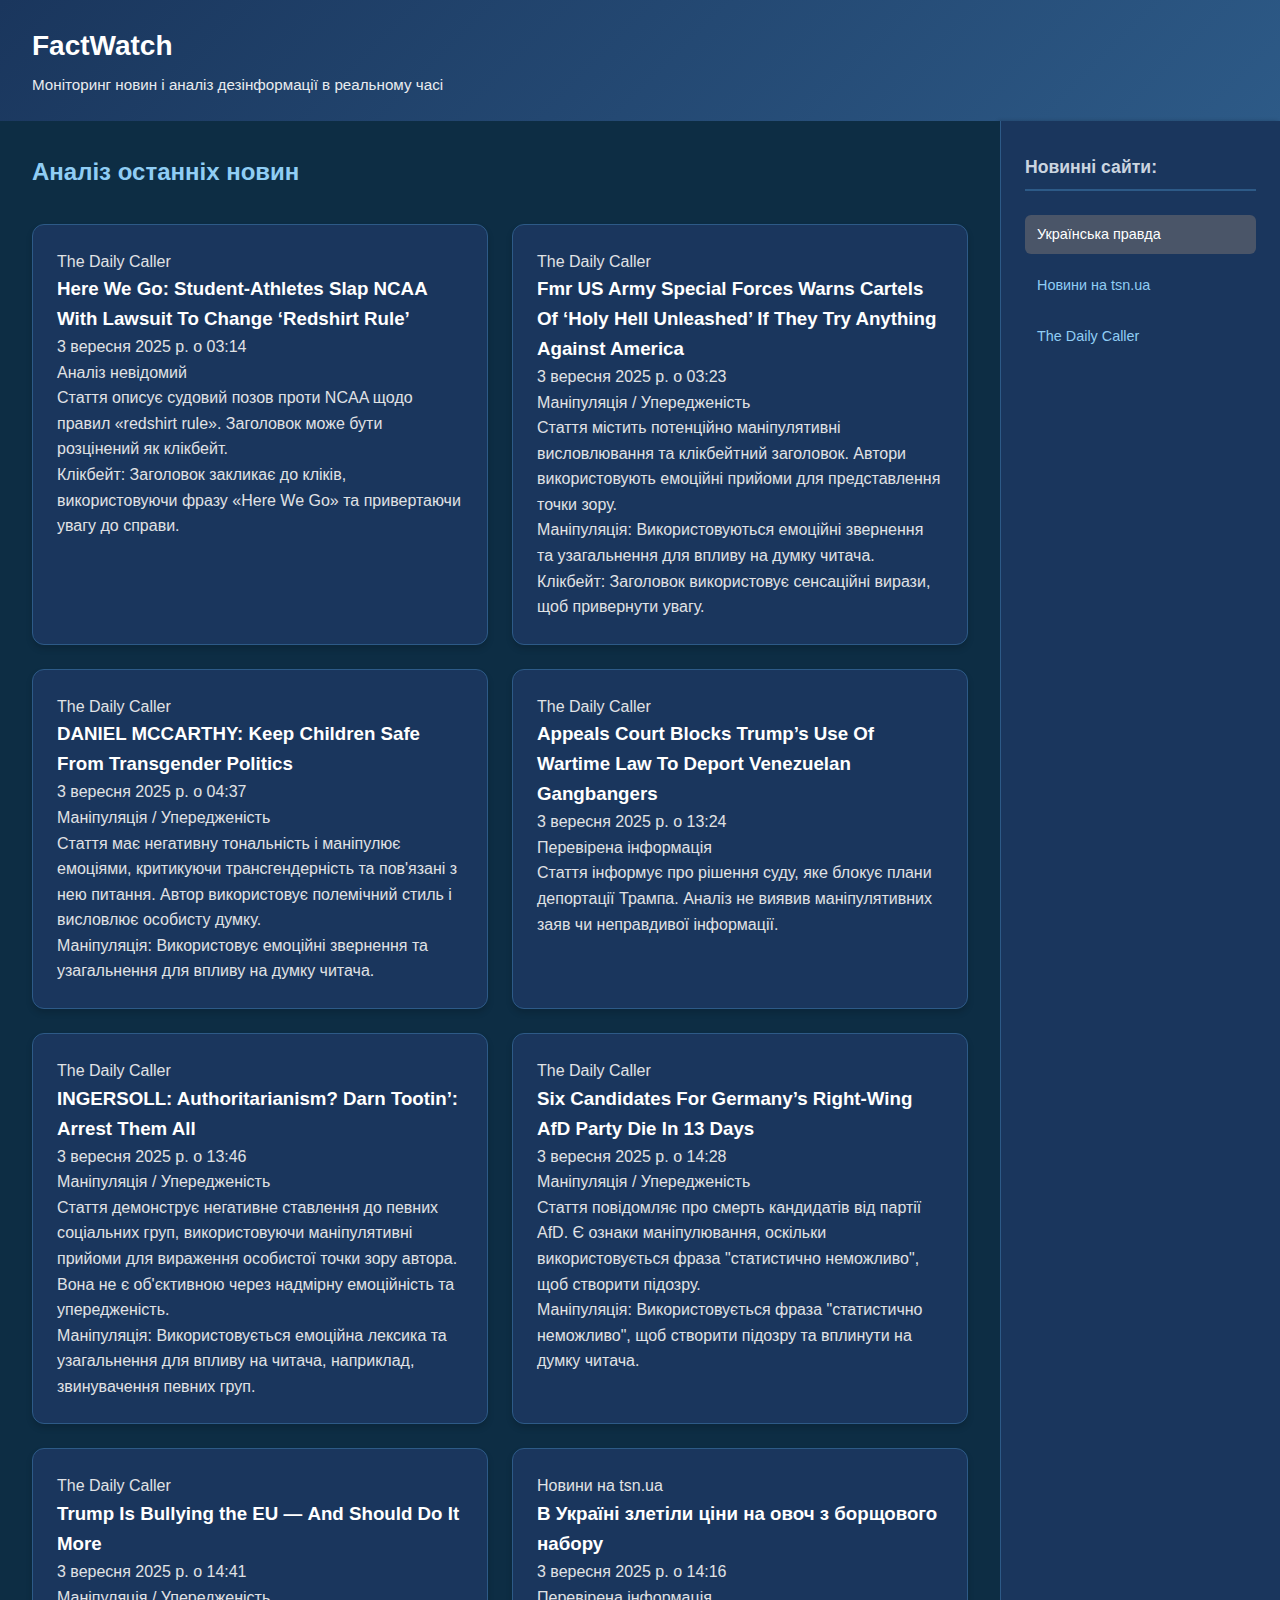
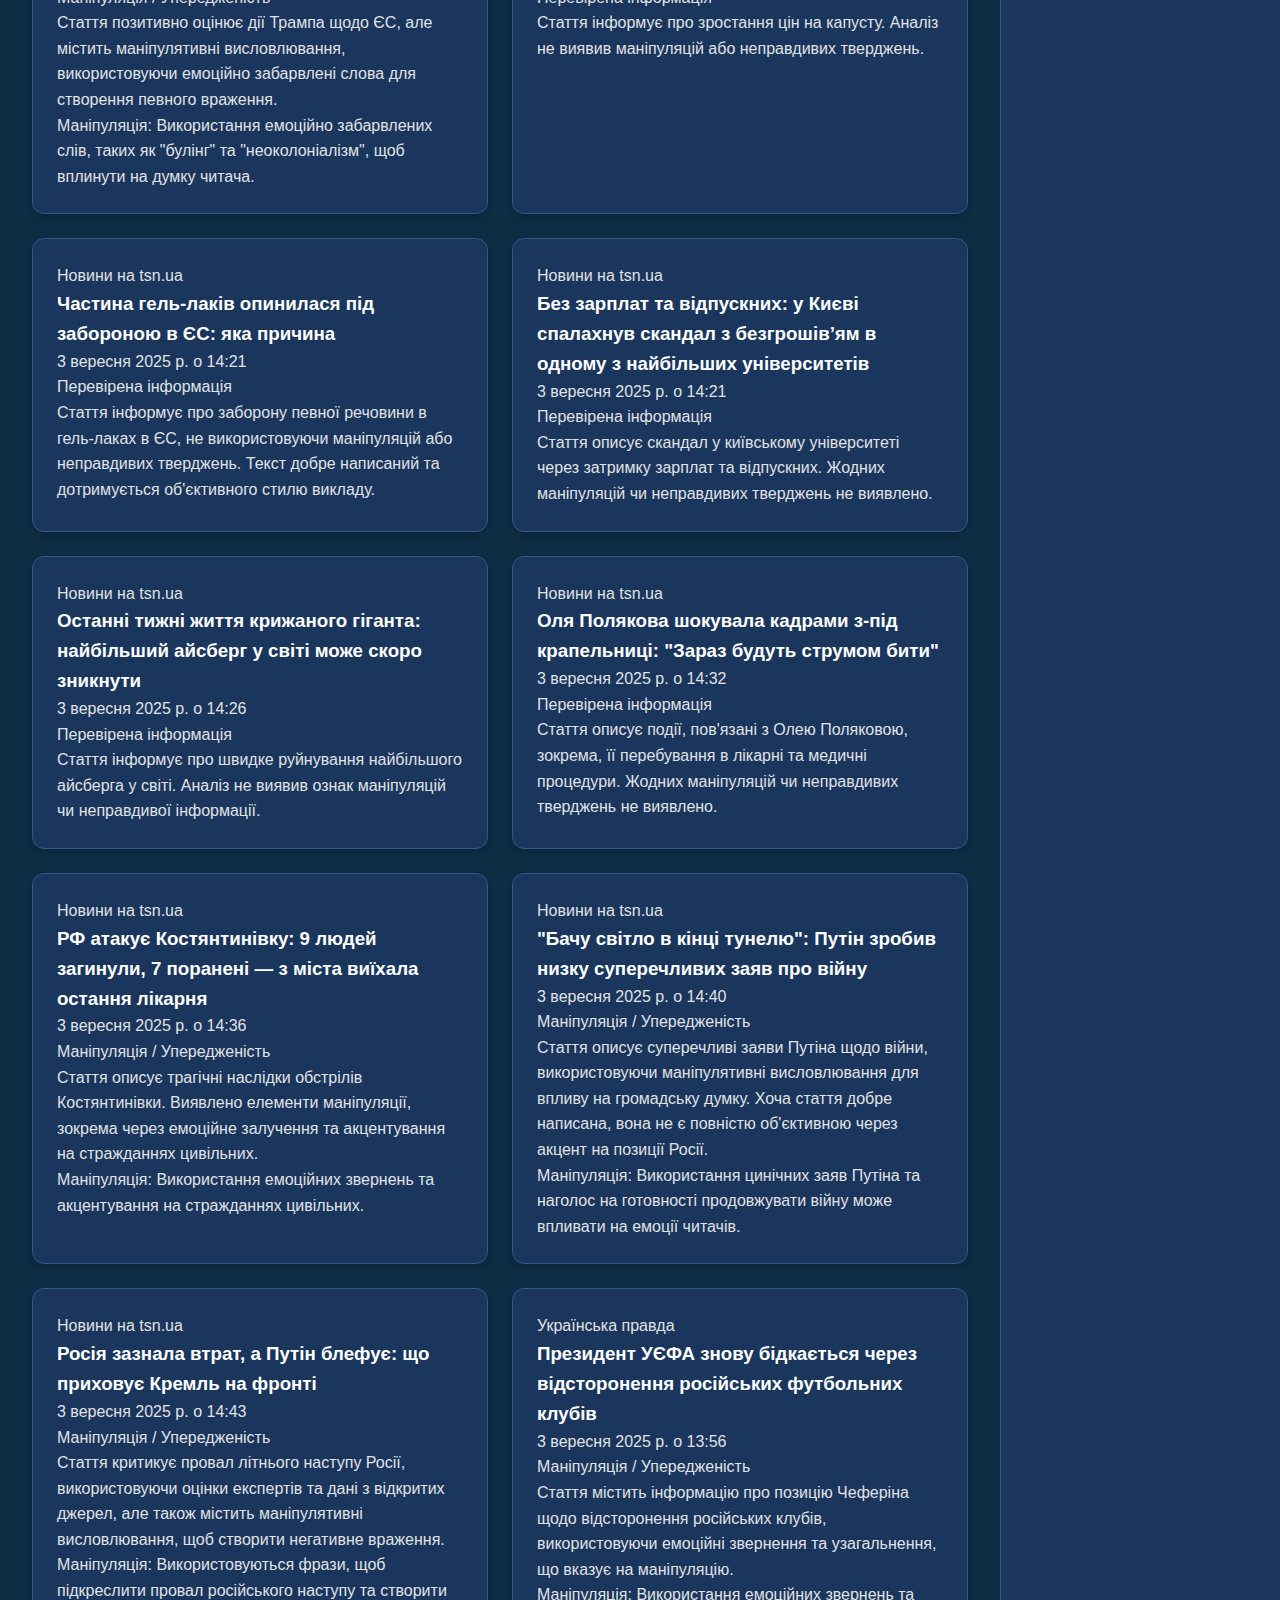
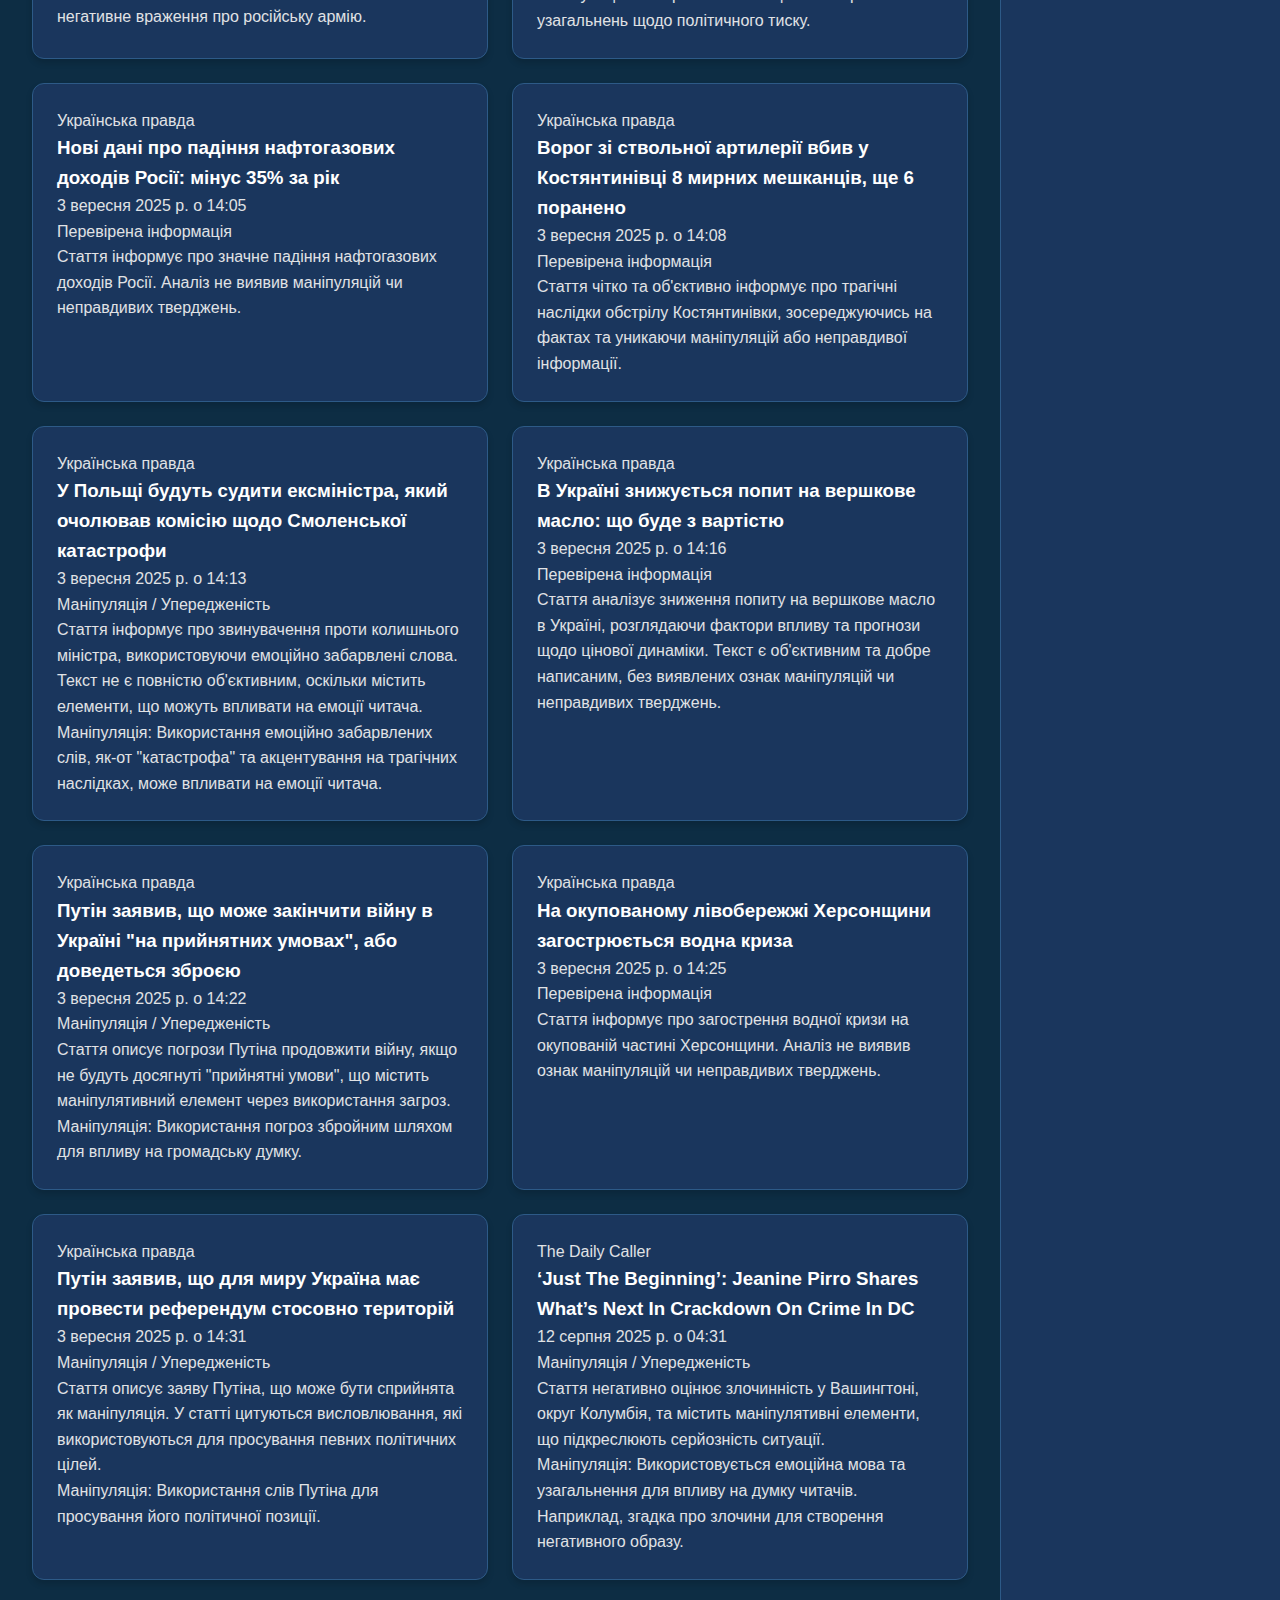
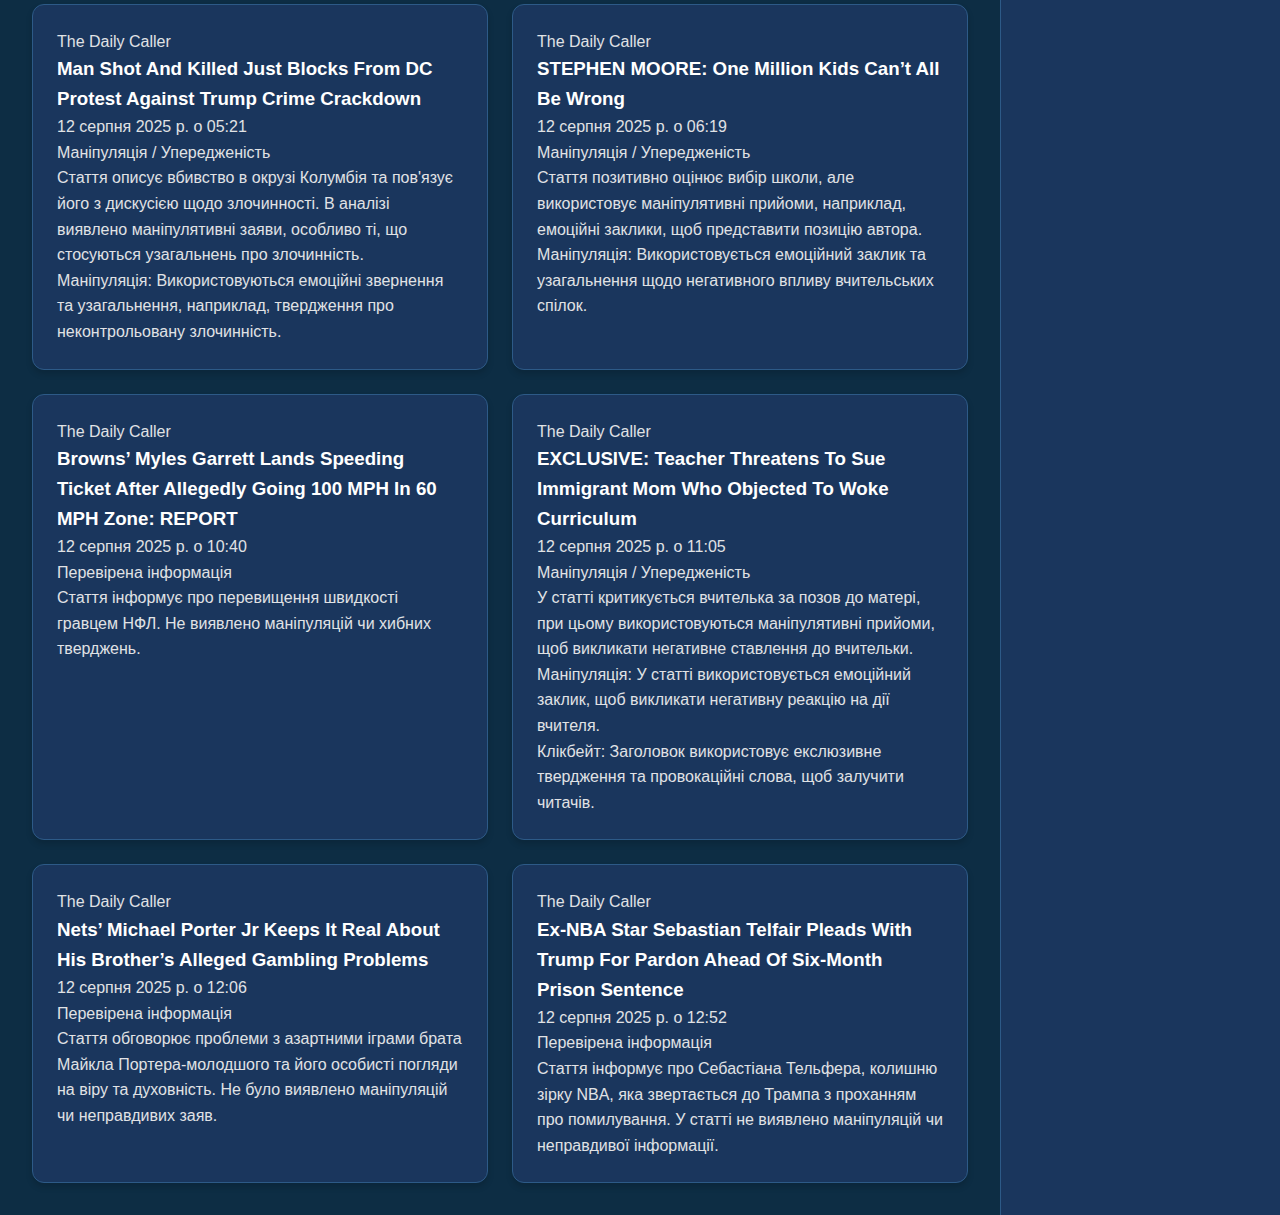
<file: index.html>
<!DOCTYPE html>
<html lang="en">
<head>
    <link rel="stylesheet" href="css/style.css">
    <meta charset="UTF-8">
    <meta name="viewport" content="width=device-width, initial-scale=1.0">
    <title>FactWatch - News Monitoring & Analysis</title>
</head>
<body>
    <div class="container">
        <header class="header">
            <h1>FactWatch</h1>
            <p>Моніторинг новин і аналіз дезінформації в реальному часі</p>
        </header>

        <aside class="sidebar">
            <h3>Новинні сайти:</h3>
            <ul class="nav-list">
                <li><a href="#" class="active">Українська правда</a></li>
                <li><a href="#">Новини на tsn.ua</a></li>
                <li><a href="#">The Daily Caller</a></li>
            </ul>
        </aside>

        <main class="main">
            <div class="content-header">
                <h2>Аналіз останніх новин</h2>
            </div>
            
            <div class="news-grid">
                </div>
        </main>
    </div>

    <script src="js/script.js"></script>
    </body>
</html>
</file>
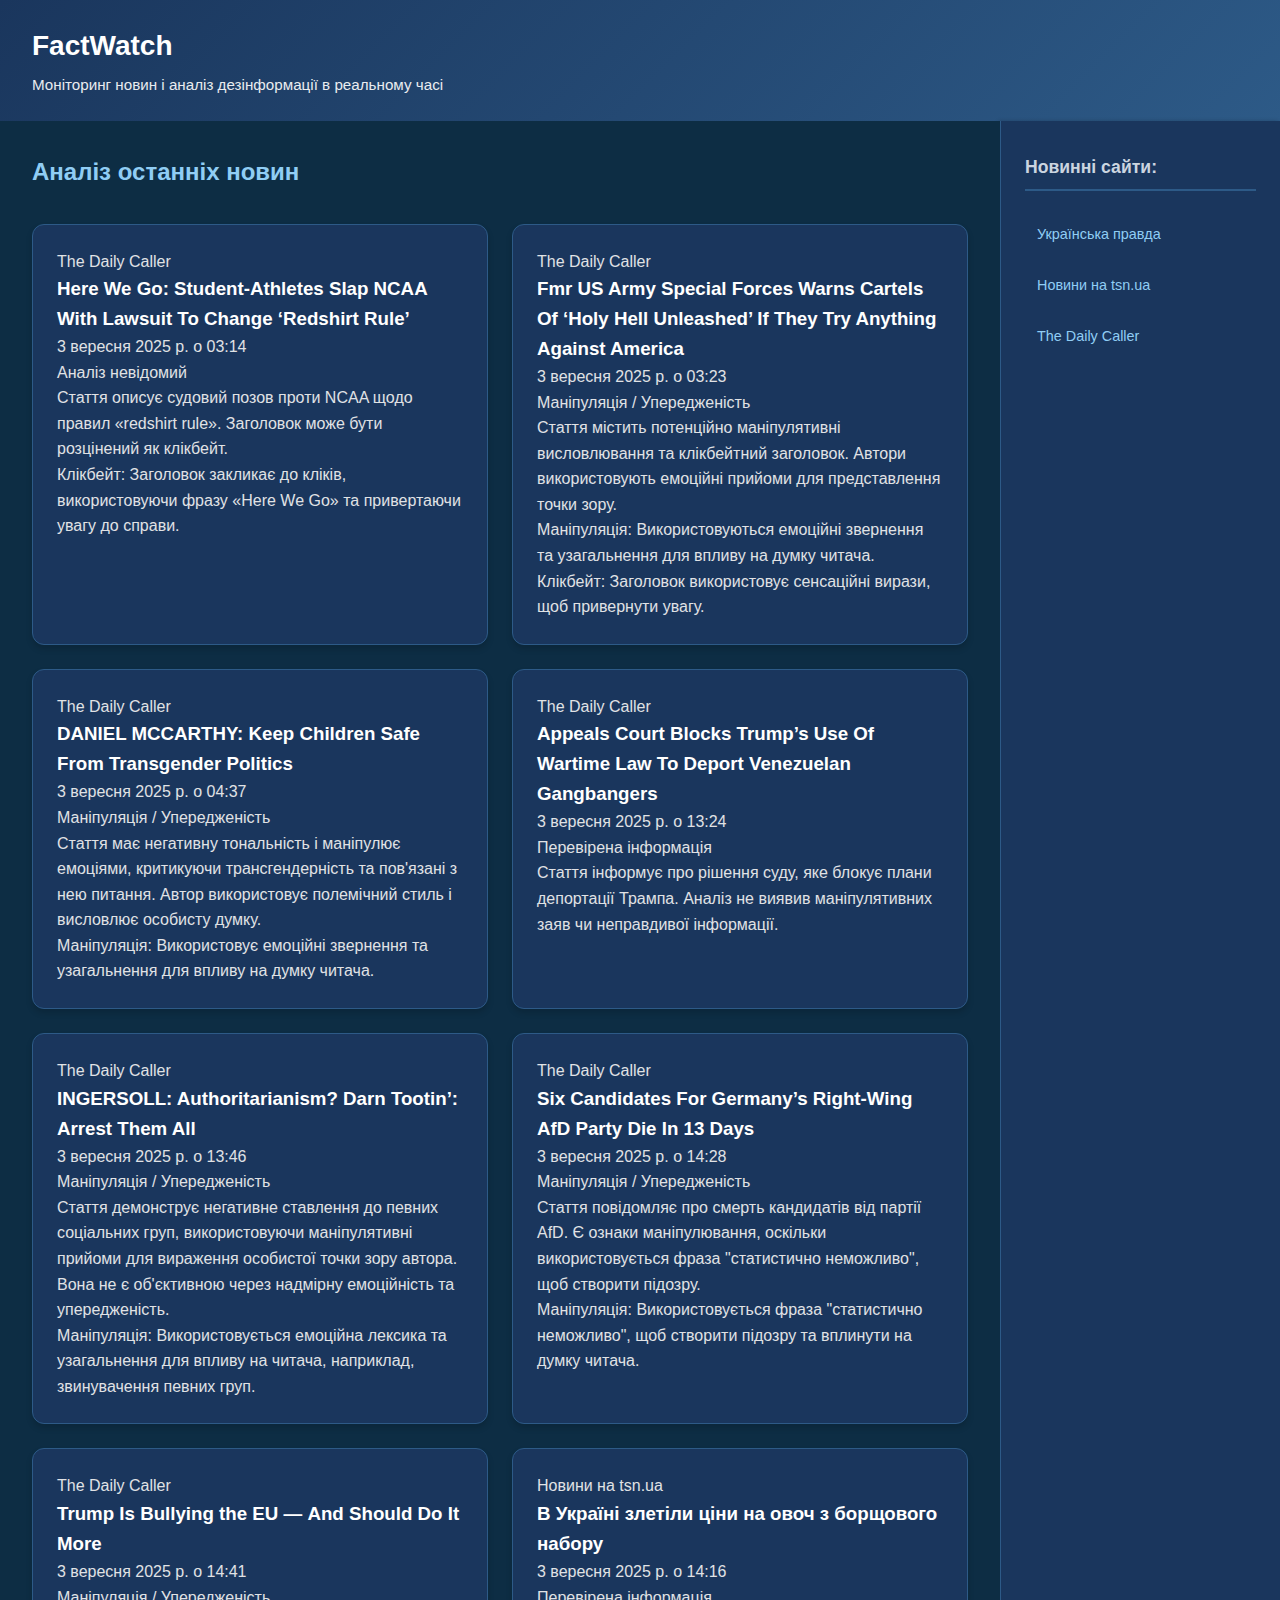
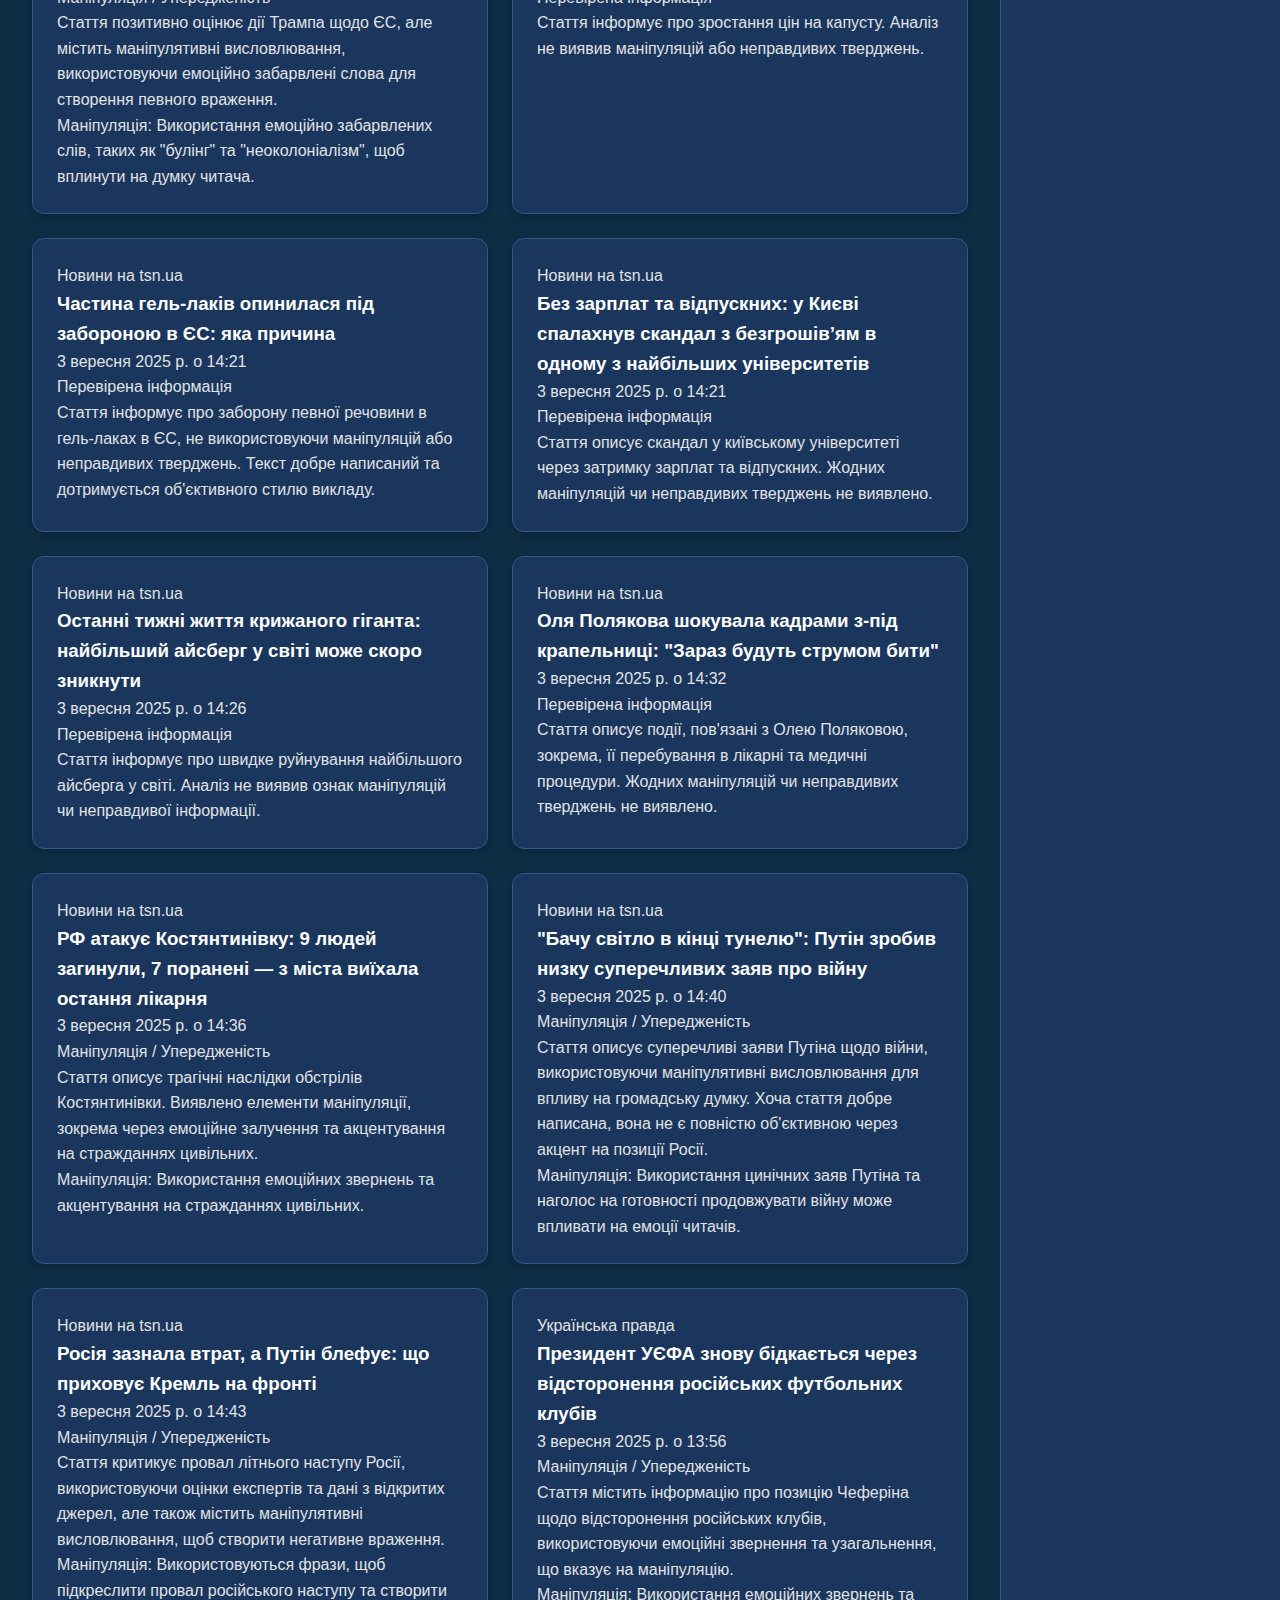
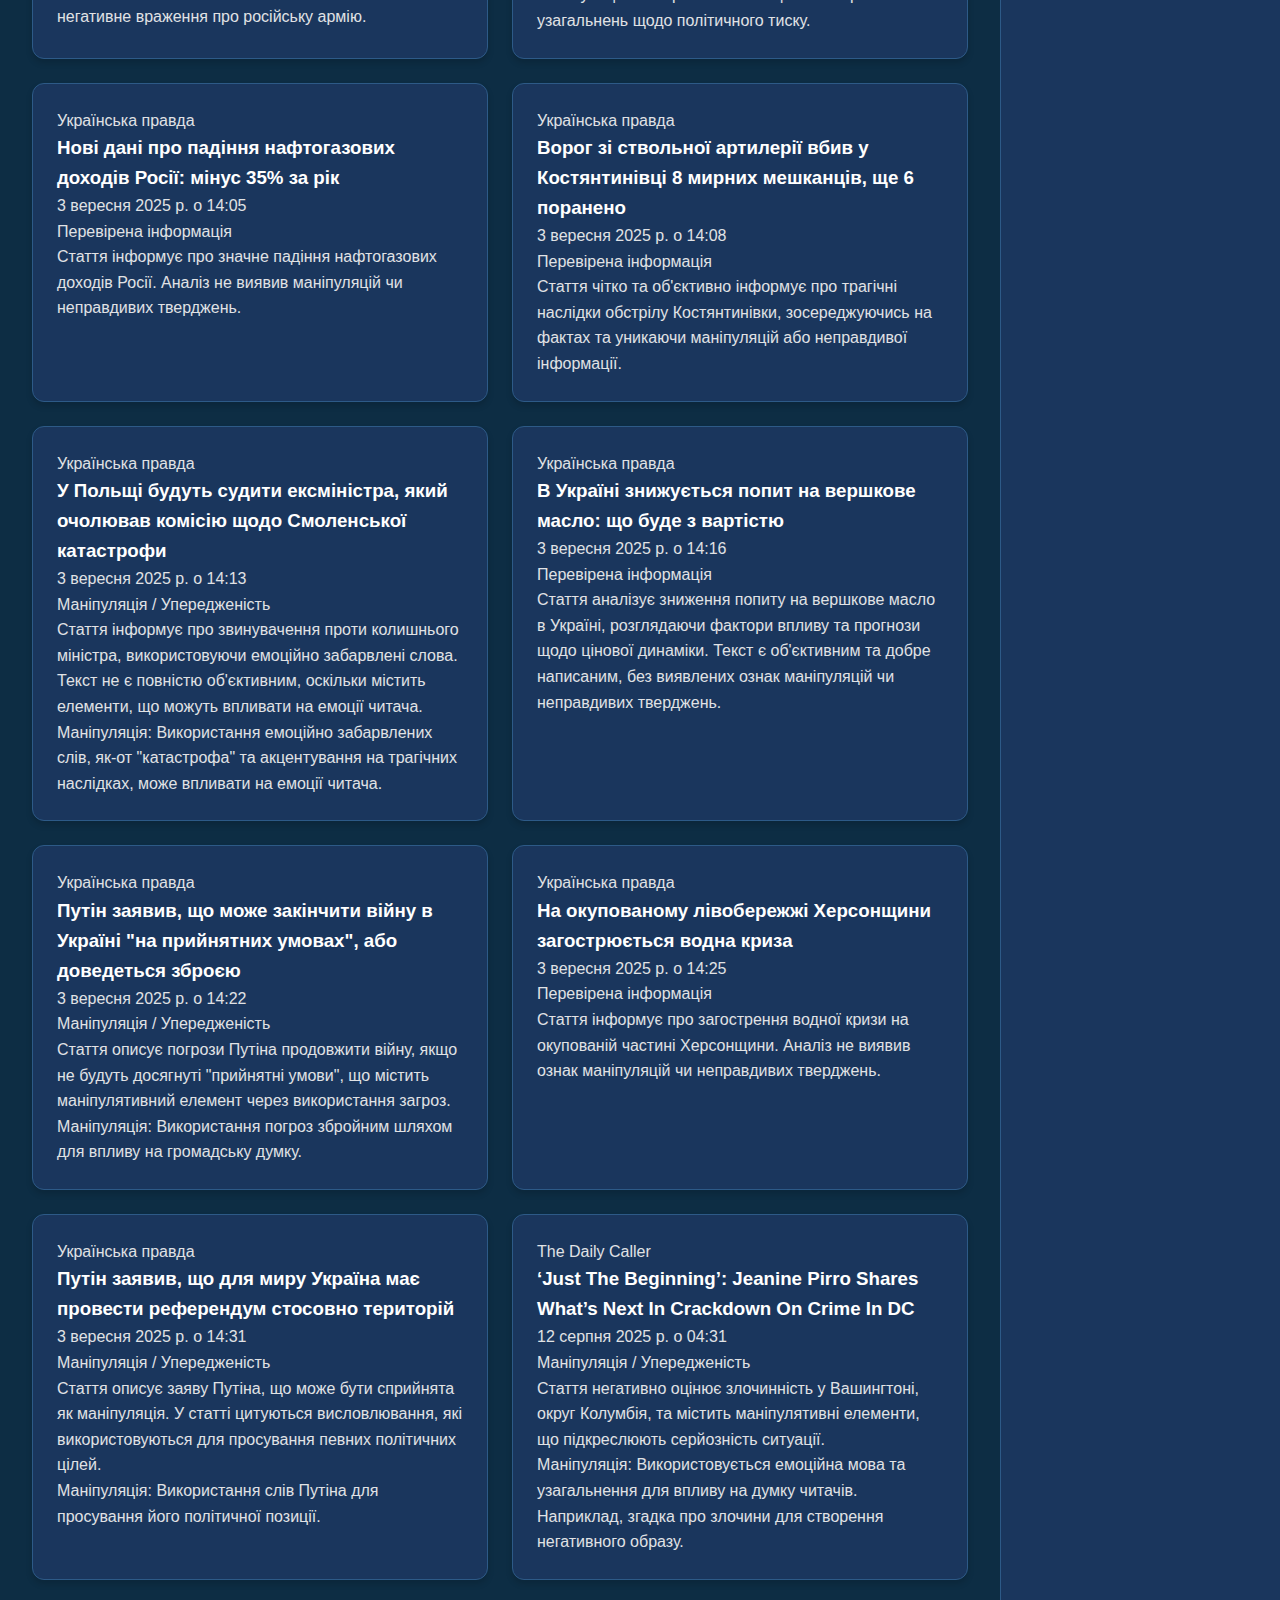
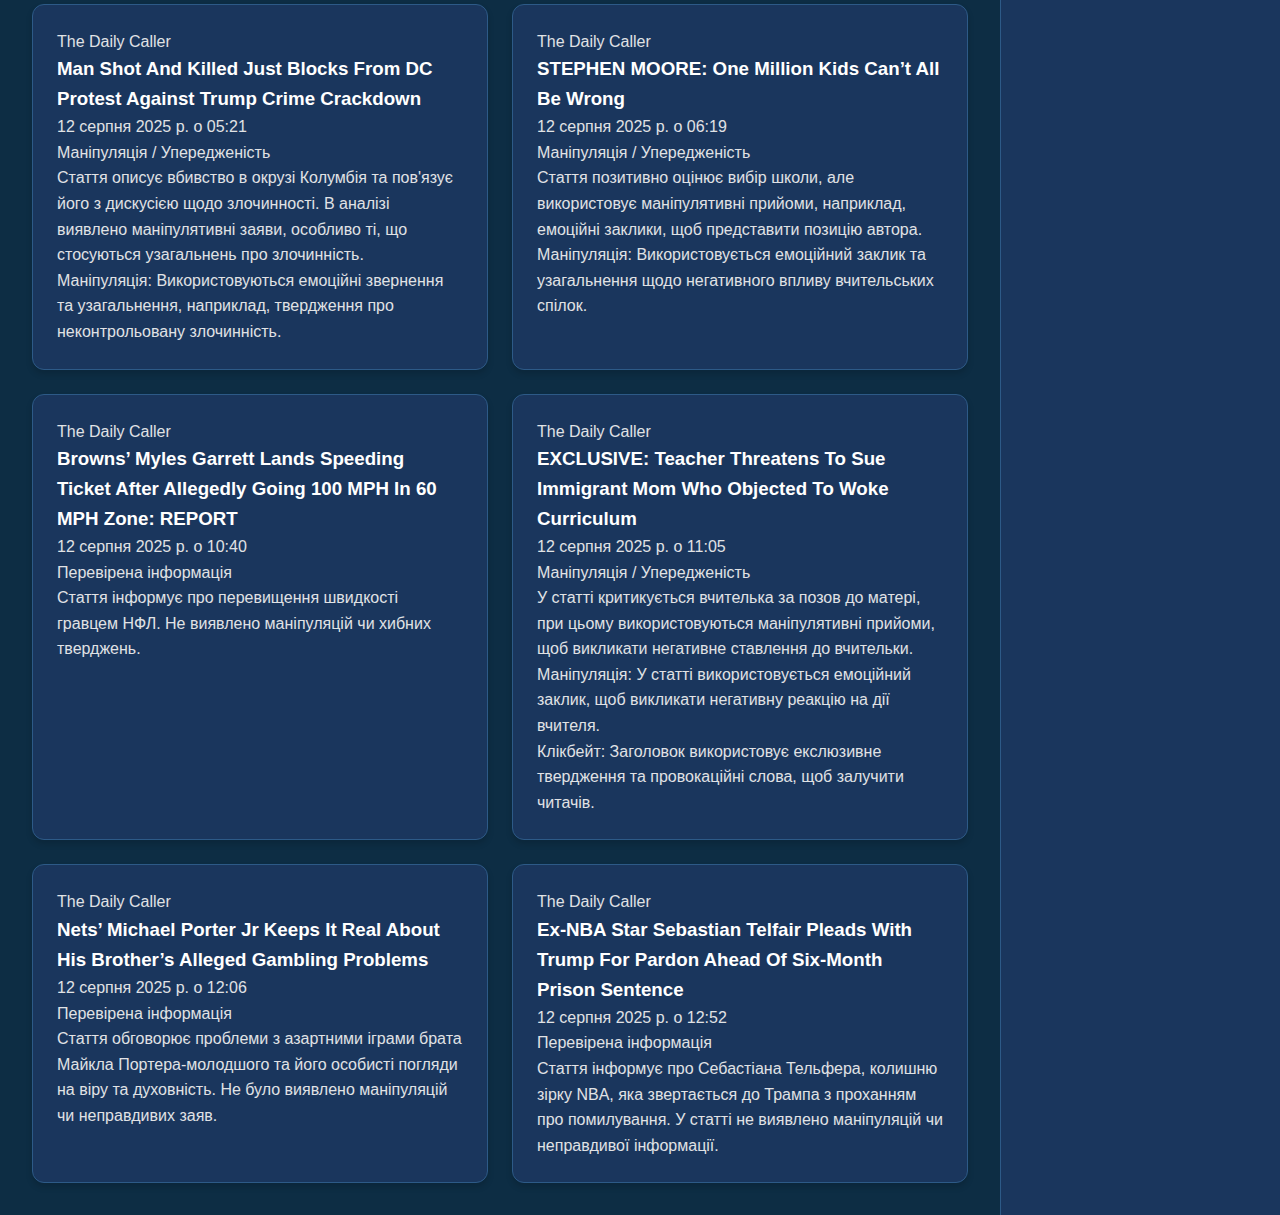
<file: dailycaller.html>
<!DOCTYPE html>
<html lang="en">
<head>
    <link rel="stylesheet" href="css/style.css">
    <meta charset="UTF-8">
    <meta name="viewport" content="width=device-width, initial-scale=1.0">
    <title>FactWatch - News Monitoring & Analysis</title>
</head>
<body>
    <div class="container">
        <header class="header">
            <h1>FactWatch</h1>
            <p>Моніторинг новин і аналіз дезінформації в реальному часі</p>
        </header>

        <aside class="sidebar">
            <h3>Новинні сайти:</h3>
            <ul class="nav-list">
                <li><a href="index.html">Українська правда</a></li>
                <li><a href="tsn.html">Новини на tsn.ua</a></li>
                <li><a href="dailycaller.html">The Daily Caller</a></li>
            </ul>
        </aside>

        <main class="main">
            <div class="content-header">
                <h2>Аналіз останніх новин</h2>
            </div>
            
            <div class="news-grid">
                </div>
        </main>
    </div>

    <script src="js/script.js"></script>
    </body>
</html>
</file>
<file: css/style.css>
* {
    margin: 0;
    padding: 0;
    box-sizing: border-box;
}

body {
    font-family: 'Inter', -apple-system, BlinkMacSystemFont, 'Segoe UI', Roboto, sans-serif;
    line-height: 1.6;
    color: #E0E2E5;
    background-color: #071e2f;
}

.container {
    max-width: 1400px;
    margin: 0 auto;
    min-height: 100vh;
    display: grid;
    grid-template-columns: 1fr 280px;
    grid-template-rows: auto 1fr;
    grid-template-areas:
        "header header"
        "main sidebar";
    gap: 0;
}

/* Header */
.header {
    grid-area: header;
    background: linear-gradient(135deg, #1a365d 0%, #2d5a87 100%);
    color: white;
    padding: 1.5rem 2rem;
    box-shadow: 0 2px 4px rgba(0,0,0,0.1);
}

    .header h1 {
        font-size: 1.75rem;
        font-weight: 700;
        margin-bottom: 0.25rem;
    }

    .header p {
        font-size: 0.95rem;
        opacity: 0.9;
        font-weight: 300;
    }

/* Sidebar */
.sidebar {
    grid-area: sidebar;
    background: #1a365d;
    padding: 2rem 1.5rem;
    border-left: 1px solid #2d5a87;
    box-shadow: -2px 0 4px rgba(0,0,0,0.2);
}

    .sidebar h3 {
        font-size: 1.1rem;
        font-weight: 600;
        color: #CBD5E0;
        margin-bottom: 1.5rem;
        padding-bottom: 0.5rem;
        border-bottom: 2px solid #2d5a87;
    }

.nav-list {
    list-style: none;
}

    .nav-list li {
        margin-bottom: 0.75rem;
    }

    .nav-list a {
        color: #90CDF4;
        text-decoration: none;
        font-size: 0.9rem;
        padding: 0.5rem 0.75rem;
        border-radius: 6px;
        display: block;
        transition: all 0.2s ease;
    }

        .nav-list a:hover {
            background-color: #2d5a87;
            color: white;
            transform: translateX(4px);
        }

        .nav-list a.active {
            background-color: #4A5568;
            color: white;
        }

/* Main Content */
.main {
    grid-area: main;
    padding: 2rem;
    background-color: #0d2d44;
}

.content-header {
    margin-bottom: 2rem;
}

    .content-header h2 {
        font-size: 1.5rem;
        color: #90CDF4;
        margin-bottom: 0.5rem;
        font-weight: 600;
    }

    .content-header p {
        color: #CBD5E0;
        font-size: 0.95rem;
    }

.news-grid {
    display: grid;
    grid-template-columns: repeat(auto-fit, minmax(350px, 1fr));
    gap: 1.5rem;
}

.news-card {
    background: #1a365d;
    border-radius: 12px;
    padding: 1.5rem;
    box-shadow: 0 4px 6px rgba(0,0,0,0.15);
    border: 1px solid #2d5a87;
    transition: all 0.3s ease;
    
}
/* Стилі для посилань у заголовках новин */
.news-card .headline a {
    color: white; /* Змінюємо колір тексту посилання на білий */
    text-decoration: none; /* Прибираємо підкреслення, якщо воно не потрібне */
}

.news-card .headline a:hover {
    text-decoration: underline; /* Додаємо підкреслення при наведенні для інтерактивності */
    color: #f0f0f0; /* Можна зробити трохи світлішим від білого, щоб був легкий ефект */

.nav-list a {
    color: white;
    text-decoration: none;
}

.nav-list a:hover {
    text-decoration: underline;
    color: #f0f0f0;
}
    
.news-card:hover {
    transform: translateY(-30px);
    box-shadow: 0 8px 25px rgba(0,0,0,0.3);
}

.source-name {
    font-size: 1.1rem;
    font-weight: 700;
    color: #90CDF4;
    margin-bottom: 1rem;
    padding-bottom: 0.5rem;
    border-bottom: 2px solid #e2e8f0;
}

.headline {
    font-size: 1rem;
    font-weight: 600;
    color: #E0E2E5;
    margin-bottom: 0.75rem;
    line-height: 1.4;
}

.news-date {
    font-size: 0.85rem;
    color: #A0AEC0;
    margin-bottom: 1rem;
    font-weight: 500;
}

.analysis {
    background: #0d2d44;
    padding: 1rem;
    border-radius: 8px;
    border-left: 4px solid #2d5a87;
}

.analysis-label {
    font-size: 0.8rem;
    font-weight: 600;
    text-transform: uppercase;
    letter-spacing: 0.5px;
    margin-bottom: 0.5rem;
    color: #CBD5E0;
}

.analysis-text {
    font-size: 0.9rem;
    color: #CBD5E0;
    line-height: 1.5;
}

/* Status indicators */
.status-verified {
    border-left-color: #15BD65;
}

    .status-verified .analysis-label {
        color: #15BD65;
    }

.status-questionable {
    border-left-color: #ed8936;
}

    .status-questionable .analysis-label {
        color: #ed8936;
    }

.status-false {
    border-left-color: #D03939;
}

    .status-false .analysis-label {
        color: #D03939;
    }

/* Responsive Design */
@media (max-width: 1024px) {
    .container {
        grid-template-columns: 1fr;
        grid-template-areas:
            "header"
            "sidebar"
            "main";
    }

    .sidebar {
        border-left: none;
        border-bottom: 1px solid #e2e8f0;
        box-shadow: 0 2px 4px rgba(0,0,0,0.05);
    }

    .news-grid {
        grid-template-columns: 1fr;
    }
}

@media (max-width: 768px) {
    .header {
        padding: 1rem;
    }

    .main {
        padding: 1rem;
    }

    .sidebar {
        padding: 1rem;
    }

    .news-card {
        padding: 1rem;
    }
}
</file>
